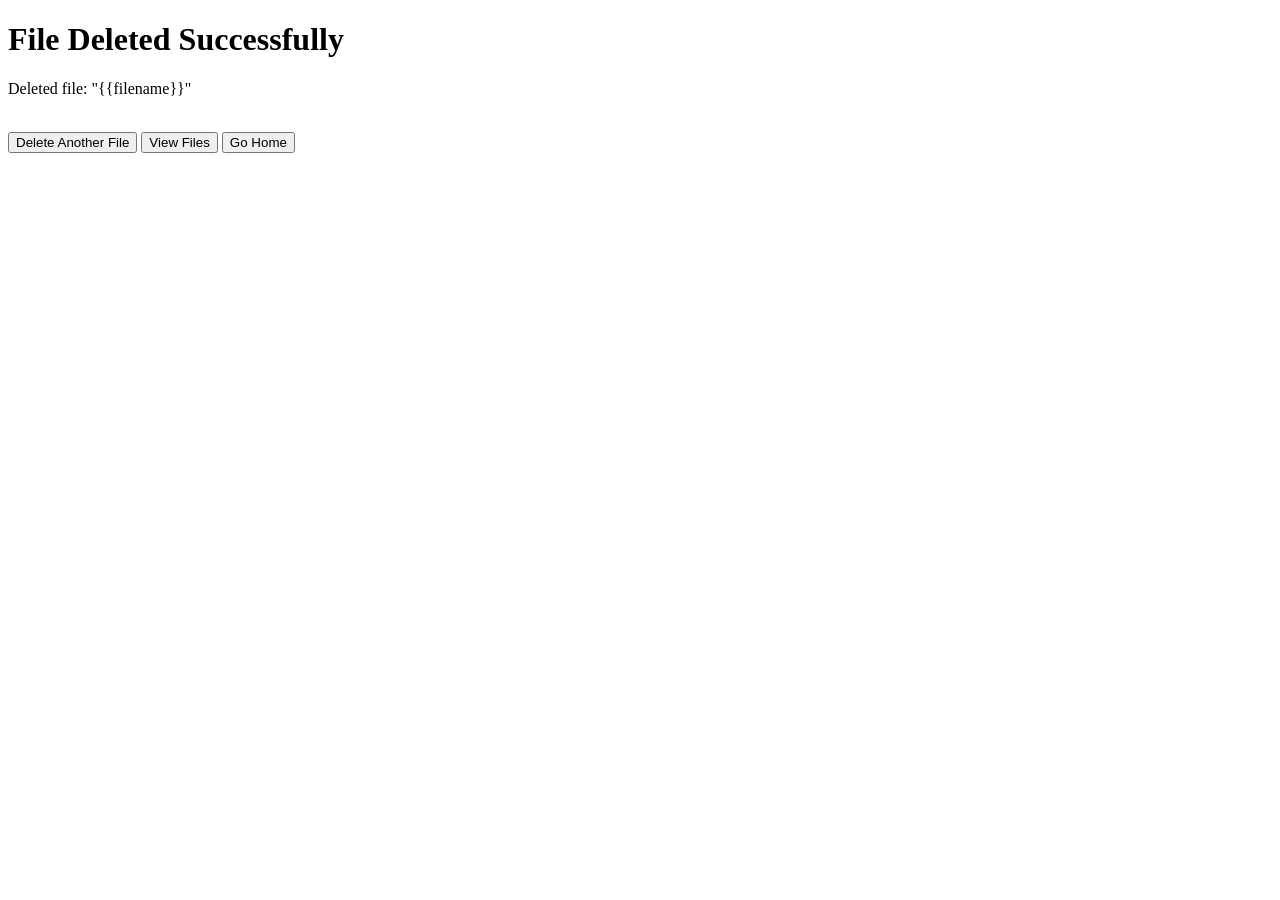
<file: app_templates/delete_success.html>
<!DOCTYPE html>
<html>
<head>
    <meta name="viewport" content="width=device-width, initial-scale=1.0">
    <title>File Deleted Successfully</title>
</head>
<body>
    <h1>File Deleted Successfully</h1>
    <p>Deleted file: "{{filename}}"</p>
    <br>
    <button onclick="window.location.href='/delete-file'">Delete Another File</button>
    <button onclick="window.location.href='/view'">View Files</button>
    <button onclick="window.location.href='/'">Go Home</button>
</body>
</html>
</file>
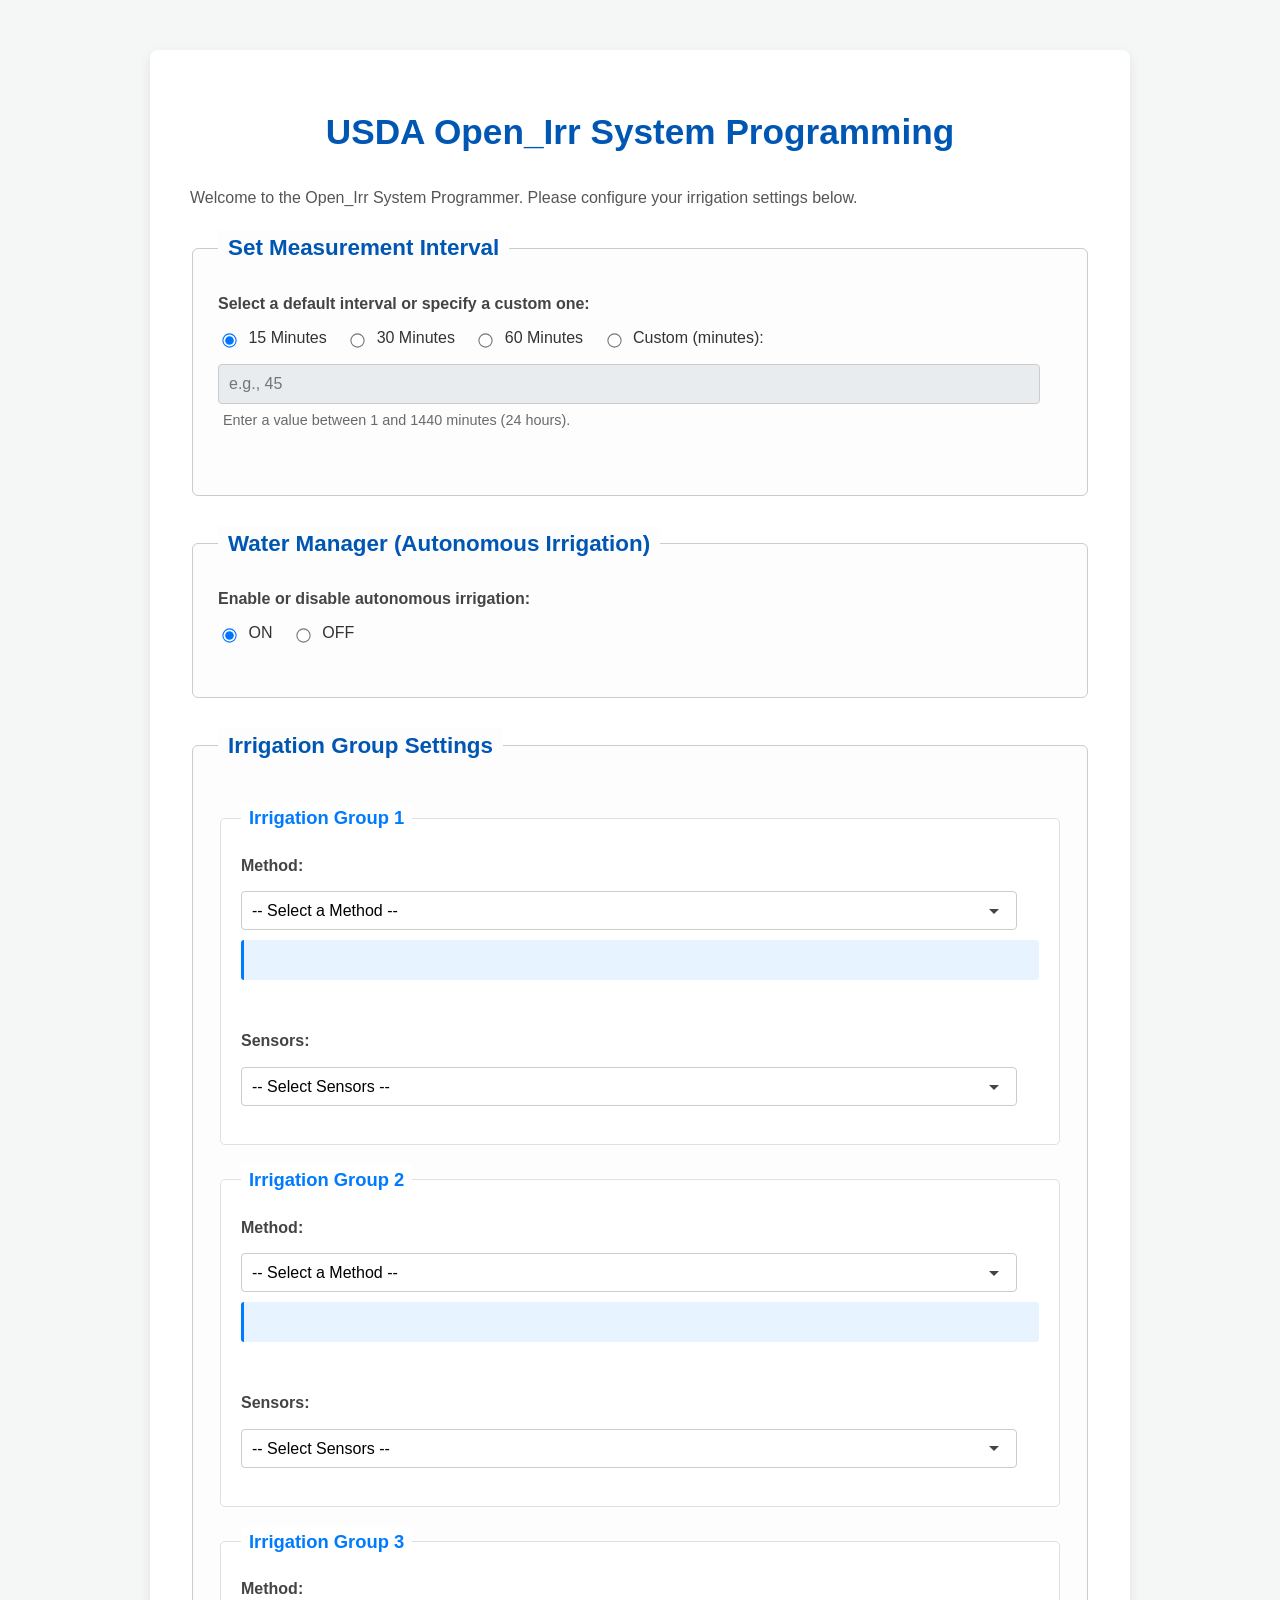
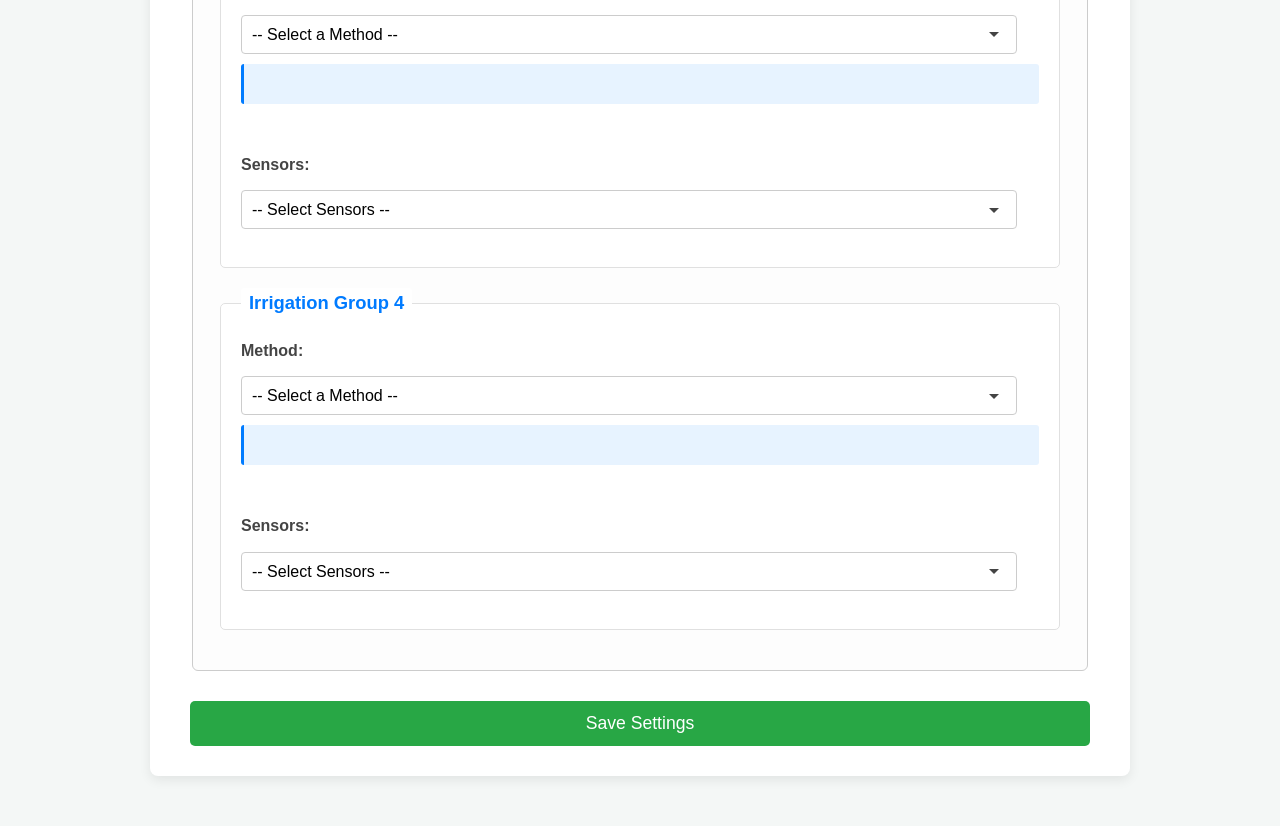
<file: app_templates/options.html>
<!DOCTYPE html>
<html lang="en">
<head>
    <meta charset="UTF-8">
    <meta name="viewport" content="width=device-width, initial-scale=1.0">
    <title>USDA Open_Irr System Programmer</title>
    <link rel="stylesheet" href="style.css">
</head>
<body>
    <div class="container">
        <h1>USDA Open_Irr System Programming</h1>
        <p>Welcome to the Open_Irr System Programmer. Please configure your irrigation settings below.</p>

        <form id="openIrrForm">

            <!-- Section: Set Measurement Interval -->
            <fieldset class="section-fieldset">
                <legend>Set Measurement Interval</legend>
                <div class="form-group">
                    <label>Select a default interval or specify a custom one:</label>
                    <div class="radio-group">
                        <input type="radio" id="interval15" name="measurementInterval" value="15" checked>
                        <label for="interval15">15 Minutes</label>

                        <input type="radio" id="interval30" name="measurementInterval" value="30">
                        <label for="interval30">30 Minutes</label>

                        <input type="radio" id="interval60" name="measurementInterval" value="60">
                        <label for="interval60">60 Minutes</label>

                        <input type="radio" id="intervalCustomRadio" name="measurementInterval" value="custom">
                        <label for="intervalCustomRadio">Custom (minutes):</label>
                        <input type="number" id="intervalCustomInput" name="customInterval" min="1" max="1440" placeholder="e.g., 45" disabled>
                        <p class="hint">Enter a value between 1 and 1440 minutes (24 hours).</p>
                    </div>
                </div>
            </fieldset>

            <!-- Section: Water Manager (Autonomous Irrigation) -->
            <fieldset class="section-fieldset">
                <legend>Water Manager (Autonomous Irrigation)</legend>
                <div class="form-group">
                    <label>Enable or disable autonomous irrigation:</label>
                    <div class="radio-group">
                        <input type="radio" id="waterManagerOn" name="waterManager" value="on" checked>
                        <label for="waterManagerOn">ON</label>

                        <input type="radio" id="waterManagerOff" name="waterManager" value="off">
                        <label for="waterManagerOff">OFF</label>
                    </div>
                </div>
            </fieldset>

            <!-- Section: Irrigation Group Settings -->
            <fieldset class="section-fieldset">
                <legend>Irrigation Group Settings</legend>

                <!-- Irrigation Group 1 -->
                <fieldset class="group-fieldset">
                    <legend>Irrigation Group 1</legend>
                    <div class="form-group">
                        <label for="group1Method">Method:</label>
                        <select id="group1Method" name="group1Method" onchange="updateMethodExplanation(this)">
                            <option value="">-- Select a Method --</option>
                            <option value="thresholdWater" title="Threshold water management is a management strategy that triggers an irrigation event only when soil moisture drops below a pre-defined sensor threshold. This technique focuses on soil dryness and would be fixed based on local soil type. The irrigation event triggered by crossing the threshold is customized.">Threshold Water Management</option>
                            <option value="thresholdMaintenance" title="Threshold maintenance management is a management strategy that attempts to maintain soil moisture at a pre-defined sensor threshold through small but frequent irrigation events. This technique focuses on stabilizing the hydraulic gradient between plants and the local soil.">Threshold Maintenance Management</option>
                            <option value="maximumDepletion" title="Maximum allowable depletion is a management strategy that references a point, expressed as a percentage of plant available water, where a particular plant is known to experience physiological stresses and potential yield losses. Crossing this point results in irrigating to refill the available soil profile. This technique focuses on crop stress manifestation.">Maximum Allowable Depletion</option>
                            <option value="scheduled" title="Standard irrigation scheduling through pre-defined events that recur weekly. A non-recurring event may be added to the schedule by date. All pre-defined events can be canceled.">Scheduled Irrigation</option>
                        </select>
                        <p class="method-explanation" id="group1MethodExplanation"></p>
                    </div>

                    <div class="form-group">
                        <label for="group1Sensors">Sensors:</label>
                        <select id="group1Sensors" name="group1Sensors" onchange="toggleWiredSensors('group1')">
                            <option value="">-- Select Sensors --</option>
                            <option value="wired">Wired Sensors</option>
                            <!-- Other FCC ID sensors would be populated here dynamically or manually -->
                            <!-- Example: <option value="FCC12345">Sensor FCC12345</option> -->
                        </select>
                        <div id="group1WiredSensors" class="wired-sensor-checkboxes hidden">
                            <label>Select Wired Sensors (1-16):</label>
                            <div class="checkbox-grid">
                                <input type="checkbox" id="group1Sensor1" name="group1WiredSensors[]" value="1"><label for="group1Sensor1">1</label>
                                <input type="checkbox" id="group1Sensor2" name="group1WiredSensors[]" value="2"><label for="group1Sensor2">2</label>
                                <input type="checkbox" id="group1Sensor3" name="group1WiredSensors[]" value="3"><label for="group1Sensor3">3</label>
                                <input type="checkbox" id="group1Sensor4" name="group1WiredSensors[]" value="4"><label for="group1Sensor4">4</label>
                                <input type="checkbox" id="group1Sensor5" name="group1WiredSensors[]" value="5"><label for="group1Sensor5">5</label>
                                <input type="checkbox" id="group1Sensor6" name="group1WiredSensors[]" value="6"><label for="group1Sensor6">6</label>
                                <input type="checkbox" id="group1Sensor7" name="group1WiredSensors[]" value="7"><label for="group1Sensor7">7</label>
                                <input type="checkbox" id="group1Sensor8" name="group1WiredSensors[]" value="8"><label for="group1Sensor8">8</label>
                                <input type="checkbox" id="group1Sensor9" name="group1WiredSensors[]" value="9"><label for="group1Sensor9">9</label>
                                <input type="checkbox" id="group1Sensor10" name="group1WiredSensors[]" value="10"><label for="group1Sensor10">10</label>
                                <input type="checkbox" id="group1Sensor11" name="group1WiredSensors[]" value="11"><label for="group1Sensor11">11</label>
                                <input type="checkbox" id="group1Sensor12" name="group1WiredSensors[]" value="12"><label for="group1Sensor12">12</label>
                                <input type="checkbox" id="group1Sensor13" name="group1WiredSensors[]" value="13"><label for="group1Sensor13">13</label>
                                <input type="checkbox" id="group1Sensor14" name="group1WiredSensors[]" value="14"><label for="group1Sensor14">14</label>
                                <input type="checkbox" id="group1Sensor15" name="group1WiredSensors[]" value="15"><label for="group1Sensor15">15</label>
                                <input type="checkbox" id="group1Sensor16" name="group1WiredSensors[]" value="16"><label for="group1Sensor16">16</label>
                            </div>
                        </div>
                    </div>
                </fieldset>

                <!-- Irrigation Group 2 (Repeat structure for groups 2, 3, 4) -->
                <fieldset class="group-fieldset">
                    <legend>Irrigation Group 2</legend>
                    <div class="form-group">
                        <label for="group2Method">Method:</label>
                        <select id="group2Method" name="group2Method" onchange="updateMethodExplanation(this)">
                            <option value="">-- Select a Method --</option>
                            <option value="thresholdWater" title="Threshold water management is a management strategy that triggers an irrigation event only when soil moisture drops below a pre-defined sensor threshold. This technique focuses on soil dryness and would be fixed based on local soil type. The irrigation event triggered by crossing the threshold is customized.">Threshold Water Management</option>
                            <option value="thresholdMaintenance" title="Threshold maintenance management is a management strategy that attempts to maintain soil moisture at a pre-defined sensor threshold through small but frequent irrigation events. This technique focuses on stabilizing the hydraulic gradient between plants and the local soil.">Threshold Maintenance Management</option>
                            <option value="maximumDepletion" title="Maximum allowable depletion is a management strategy that references a point, expressed as a percentage of plant available water, where a particular plant is known to experience physiological stresses and potential yield losses. Crossing this point results in irrigating to refill the available soil profile. This technique focuses on crop stress manifestation.">Maximum Allowable Depletion</option>
                            <option value="scheduled" title="Standard irrigation scheduling through pre-defined events that recur weekly. A non-recurring event may be added to the schedule by date. All pre-defined events can be canceled.">Scheduled Irrigation</option>
                        </select>
                        <p class="method-explanation" id="group2MethodExplanation"></p>
                    </div>
                    <div class="form-group">
                        <label for="group2Sensors">Sensors:</label>
                        <select id="group2Sensors" name="group2Sensors" onchange="toggleWiredSensors('group2')">
                            <option value="">-- Select Sensors --</option>
                            <option value="wired">Wired Sensors</option>
                        </select>
                        <div id="group2WiredSensors" class="wired-sensor-checkboxes hidden">
                            <label>Select Wired Sensors (1-16):</label>
                            <div class="checkbox-grid">
                                <input type="checkbox" id="group2Sensor1" name="group2WiredSensors[]" value="1"><label for="group2Sensor1">1</label>
                                <input type="checkbox" id="group2Sensor2" name="group2WiredSensors[]" value="2"><label for="group2Sensor2">2</label>
                                <input type="checkbox" id="group2Sensor3" name="group2WiredSensors[]" value="3"><label for="group2Sensor3">3</label>
                                <input type="checkbox" id="group2Sensor4" name="group2WiredSensors[]" value="4"><label for="group2Sensor4">4</label>
                                <input type="checkbox" id="group2Sensor5" name="group2WiredSensors[]" value="5"><label for="group2Sensor5">5</label>
                                <input type="checkbox" id="group2Sensor6" name="group2WiredSensors[]" value="6"><label for="group2Sensor6">6</label>
                                <input type="checkbox" id="group2Sensor7" name="group2WiredSensors[]" value="7"><label for="group2Sensor7">7</label>
                                <input type="checkbox" id="group2Sensor8" name="group2WiredSensors[]" value="8"><label for="group2Sensor8">8</label>
                                <input type="checkbox" id="group2Sensor9" name="group2WiredSensors[]" value="9"><label for="group2Sensor9">9</label>
                                <input type="checkbox" id="group2Sensor10" name="group2WiredSensors[]" value="10"><label for="group2Sensor10">10</label>
                                <input type="checkbox" id="group2Sensor11" name="group2WiredSensors[]" value="11"><label for="group2Sensor11">11</label>
                                <input type="checkbox" id="group2Sensor12" name="group2WiredSensors[]" value="12"><label for="group2Sensor12">12</label>
                                <input type="checkbox" id="group2Sensor13" name="group2WiredSensors[]" value="13"><label for="group2Sensor13">13</label>
                                <input type="checkbox" id="group2Sensor14" name="group2WiredSensors[]" value="14"><label for="group2Sensor14">14</label>
                                <input type="checkbox" id="group2Sensor15" name="group2WiredSensors[]" value="15"><label for="group2Sensor15">15</label>
                                <input type="checkbox" id="group2Sensor16" name="group2WiredSensors[]" value="16"><label for="group2Sensor16">16</label>
                            </div>
                        </div>
                    </div>
                </fieldset>

                <!-- Irrigation Group 3 -->
                <fieldset class="group-fieldset">
                    <legend>Irrigation Group 3</legend>
                    <div class="form-group">
                        <label for="group3Method">Method:</label>
                        <select id="group3Method" name="group3Method" onchange="updateMethodExplanation(this)">
                            <option value="">-- Select a Method --</option>
                            <option value="thresholdWater" title="Threshold water management is a management strategy that triggers an irrigation event only when soil moisture drops below a pre-defined sensor threshold. This technique focuses on soil dryness and would be fixed based on local soil type. The irrigation event triggered by crossing the threshold is customized.">Threshold Water Management</option>
                            <option value="thresholdMaintenance" title="Threshold maintenance management is a management strategy that attempts to maintain soil moisture at a pre-defined sensor threshold through small but frequent irrigation events. This technique focuses on stabilizing the hydraulic gradient between plants and the local soil.">Threshold Maintenance Management</option>
                            <option value="maximumDepletion" title="Maximum allowable depletion is a management strategy that references a point, expressed as a percentage of plant available water, where a particular plant is known to experience physiological stresses and potential yield losses. Crossing this point results in irrigating to refill the available soil profile. This technique focuses on crop stress manifestation.">Maximum Allowable Depletion</option>
                            <option value="scheduled" title="Standard irrigation scheduling through pre-defined events that recur weekly. A non-recurring event may be added to the schedule by date. All pre-defined events can be canceled.">Scheduled Irrigation</option>
                        </select>
                        <p class="method-explanation" id="group3MethodExplanation"></p>
                    </div>
                    <div class="form-group">
                        <label for="group3Sensors">Sensors:</label>
                        <select id="group3Sensors" name="group3Sensors" onchange="toggleWiredSensors('group3')">
                            <option value="">-- Select Sensors --</option>
                            <option value="wired">Wired Sensors</option>
                        </select>
                        <div id="group3WiredSensors" class="wired-sensor-checkboxes hidden">
                            <label>Select Wired Sensors (1-16):</label>
                            <div class="checkbox-grid">
                                <input type="checkbox" id="group3Sensor1" name="group3WiredSensors[]" value="1"><label for="group3Sensor1">1</label>
                                <input type="checkbox" id="group3Sensor2" name="group3WiredSensors[]" value="2"><label for="group3Sensor2">2</label>
                                <input type="checkbox" id="group3Sensor3" name="group3WiredSensors[]" value="3"><label for="group3Sensor3">3</label>
                                <input type="checkbox" id="group3Sensor4" name="group3WiredSensors[]" value="4"><label for="group3Sensor4">4</label>
                                <input type="checkbox" id="group3Sensor5" name="group3WiredSensors[]" value="5"><label for="group3Sensor5">5</label>
                                <input type="checkbox" id="group3Sensor6" name="group3WiredSensors[]" value="6"><label for="group3Sensor6">6</label>
                                <input type="checkbox" id="group3Sensor7" name="group3WiredSensors[]" value="7"><label for="group3Sensor7">7</label>
                                <input type="checkbox" id="group3Sensor8" name="group3WiredSensors[]" value="8"><label for="group3Sensor8">8</label>
                                <input type="checkbox" id="group3Sensor9" name="group3WiredSensors[]" value="9"><label for="group3Sensor9">9</label>
                                <input type="checkbox" id="group3Sensor10" name="group3WiredSensors[]" value="10"><label for="group3Sensor10">10</label>
                                <input type="checkbox" id="group3Sensor11" name="group3WiredSensors[]" value="11"><label for="group3Sensor11">11</label>
                                <input type="checkbox" id="group3Sensor12" name="group3WiredSensors[]" value="12"><label for="group3Sensor12">12</label>
                                <input type="checkbox" id="group3Sensor13" name="group3WiredSensors[]" value="13"><label for="group3Sensor13">13</label>
                                <input type="checkbox" id="group3Sensor14" name="group3WiredSensors[]" value="14"><label for="group3Sensor14">14</label>
                                <input type="checkbox" id="group3Sensor15" name="group3WiredSensors[]" value="15"><label for="group3Sensor15">15</label>
                                <input type="checkbox" id="group3Sensor16" name="group3WiredSensors[]" value="16"><label for="group3Sensor16">16</label>
                            </div>
                        </div>
                    </div>
                </fieldset>

                <!-- Irrigation Group 4 -->
                <fieldset class="group-fieldset">
                    <legend>Irrigation Group 4</legend>
                    <div class="form-group">
                        <label for="group4Method">Method:</label>
                        <select id="group4Method" name="group4Method" onchange="updateMethodExplanation(this)">
                            <option value="">-- Select a Method --</option>
                            <option value="thresholdWater" title="Threshold water management is a management strategy that triggers an irrigation event only when soil moisture drops below a pre-defined sensor threshold. This technique focuses on soil dryness and would be fixed based on local soil type. The irrigation event triggered by crossing the threshold is customized.">Threshold Water Management</option>
                            <option value="thresholdMaintenance" title="Threshold maintenance management is a management strategy that attempts to maintain soil moisture at a pre-defined sensor threshold through small but frequent irrigation events. This technique focuses on stabilizing the hydraulic gradient between plants and the local soil.">Threshold Maintenance Management</option>
                            <option value="maximumDepletion" title="Maximum allowable depletion is a management strategy that references a point, expressed as a percentage of plant available water, where a particular plant is known to experience physiological stresses and potential yield losses. Crossing this point results in irrigating to refill the available soil profile. This technique focuses on crop stress manifestation.">Maximum Allowable Depletion</option>
                            <option value="scheduled" title="Standard irrigation scheduling through pre-defined events that recur weekly. A non-recurring event may be added to the schedule by date. All pre-defined events can be canceled.">Scheduled Irrigation</option>
                        </select>
                        <p class="method-explanation" id="group4MethodExplanation"></p>
                    </div>
                    <div class="form-group">
                        <label for="group4Sensors">Sensors:</label>
                        <select id="group4Sensors" name="group4Sensors" onchange="toggleWiredSensors('group4')">
                            <option value="">-- Select Sensors --</option>
                            <option value="wired">Wired Sensors</option>
                        </select>
                        <div id="group4WiredSensors" class="wired-sensor-checkboxes hidden">
                            <label>Select Wired Sensors (1-16):</label>
                            <div class="checkbox-grid">
                                <input type="checkbox" id="group4Sensor1" name="group4WiredSensors[]" value="1"><label for="group4Sensor1">1</label>
                                <input type="checkbox" id="group4Sensor2" name="group4WiredSensors[]" value="2"><label for="group4Sensor2">2</label>
                                <input type="checkbox" id="group4Sensor3" name="group4WiredSensors[]" value="3"><label for="group4Sensor3">3</label>
                                <input type="checkbox" id="group4Sensor4" name="group4WiredSensors[]" value="4"><label for="group4Sensor4">4</label>
                                <input type="checkbox" id="group4Sensor5" name="group4WiredSensors[]" value="5"><label for="group4Sensor5">5</label>
                                <input type="checkbox" id="group4Sensor6" name="group4WiredSensors[]" value="6"><label for="group4Sensor6">6</label>
                                <input type="checkbox" id="group4Sensor7" name="group4WiredSensors[]" value="7"><label for="group4Sensor7">7</label>
                                <input type="checkbox" id="group4Sensor8" name="group4WiredSensors[]" value="8"><label for="group4Sensor8">8</label>
                                <input type="checkbox" id="group4Sensor9" name="group4WiredSensors[]" value="9"><label for="group4Sensor9">9</label>
                                <input type="checkbox" id="group4Sensor10" name="group4WiredSensors[]" value="10"><label for="group4Sensor10">10</label>
                                <input type="checkbox" id="group4Sensor11" name="group4WiredSensors[]" value="11"><label for="group4Sensor11">11</label>
                                <input type="checkbox" id="group4Sensor12" name="group4WiredSensors[]" value="12"><label for="group4Sensor12">12</label>
                                <input type="checkbox" id="group4Sensor13" name="group4WiredSensors[]" value="13"><label for="group4Sensor13">13</label>
                                <input type="checkbox" id="group4Sensor14" name="group4WiredSensors[]" value="14"><label for="group4Sensor14">14</label>
                                <input type="checkbox" id="group4Sensor15" name="group4WiredSensors[]" value="15"><label for="group4Sensor15">15</label>
                                <input type="checkbox" id="group4Sensor16" name="group4WiredSensors[]" value="16"><label for="group4Sensor16">16</label>
                            </div>
                        </div>
                    </div>
                </fieldset>

            </fieldset>

            <button type="submit">Save Settings</button>
        </form>
    </div>

    <script>
        // JavaScript for dynamic functionality

        // 1. Custom Measurement Interval
        const intervalRadios = document.querySelectorAll('input[name="measurementInterval"]');
        const customIntervalInput = document.getElementById('intervalCustomInput');

        intervalRadios.forEach(radio => {
            radio.addEventListener('change', function() {
                if (this.value === 'custom') {
                    customIntervalInput.disabled = false;
                    customIntervalInput.focus();
                } else {
                    customIntervalInput.disabled = true;
                    customIntervalInput.value = ''; // Clear custom value if not selected
                }
            });
        });

        // 2. Method Explanation Display
        function updateMethodExplanation(selectElement) {
            const selectedOption = selectElement.options[selectElement.selectedIndex];
            const explanationParagraphId = selectElement.id + 'Explanation';
            const explanationParagraph = document.getElementById(explanationParagraphId);

            if (selectedOption && selectedOption.title) {
                explanationParagraph.textContent = selectedOption.title;
            } else {
                explanationParagraph.textContent = '';
            }
        }

        // Initialize explanations on page load in case of pre-selected options
        document.addEventListener('DOMContentLoaded', () => {
            document.querySelectorAll('select[name$="Method"]').forEach(select => {
                updateMethodExplanation(select);
            });
        });


        // 3. Toggle Wired Sensors Checkboxes
        function toggleWiredSensors(groupId) {
            const sensorSelect = document.getElementById(`${groupId}Sensors`);
            const wiredSensorsDiv = document.getElementById(`${groupId}WiredSensors`);

            if (sensorSelect.value === 'wired') {
                wiredSensorsDiv.classList.remove('hidden');
            } else {
                wiredSensorsDiv.classList.add('hidden');
                // Optional: Uncheck all wired sensors if they are hidden
                wiredSensorsDiv.querySelectorAll('input[type="checkbox"]').forEach(checkbox => {
                    checkbox.checked = false;
                });
            }
        }

        // Initialize wired sensors visibility on page load
        document.addEventListener('DOMContentLoaded', () => {
            toggleWiredSensors('group1');
            toggleWiredSensors('group2');
            toggleWiredSensors('group3');
            toggleWiredSensors('group4');
        });

        // Basic form submission handler (for demonstration)
        document.getElementById('openIrrForm').addEventListener('submit', function(event) {
            event.preventDefault(); // Prevent default form submission
            alert('Form submitted! (In a real application, data would be sent to a server.)');
            // Here you would typically collect form data and send it via AJAX or a full form submit
            // Example of collecting data:
            // const formData = new FormData(this);
            // for (let [key, value] of formData.entries()) {
            //     console.log(`${key}: ${value}`);
            // }
        });
    </script>
</body>
</html>
</file>
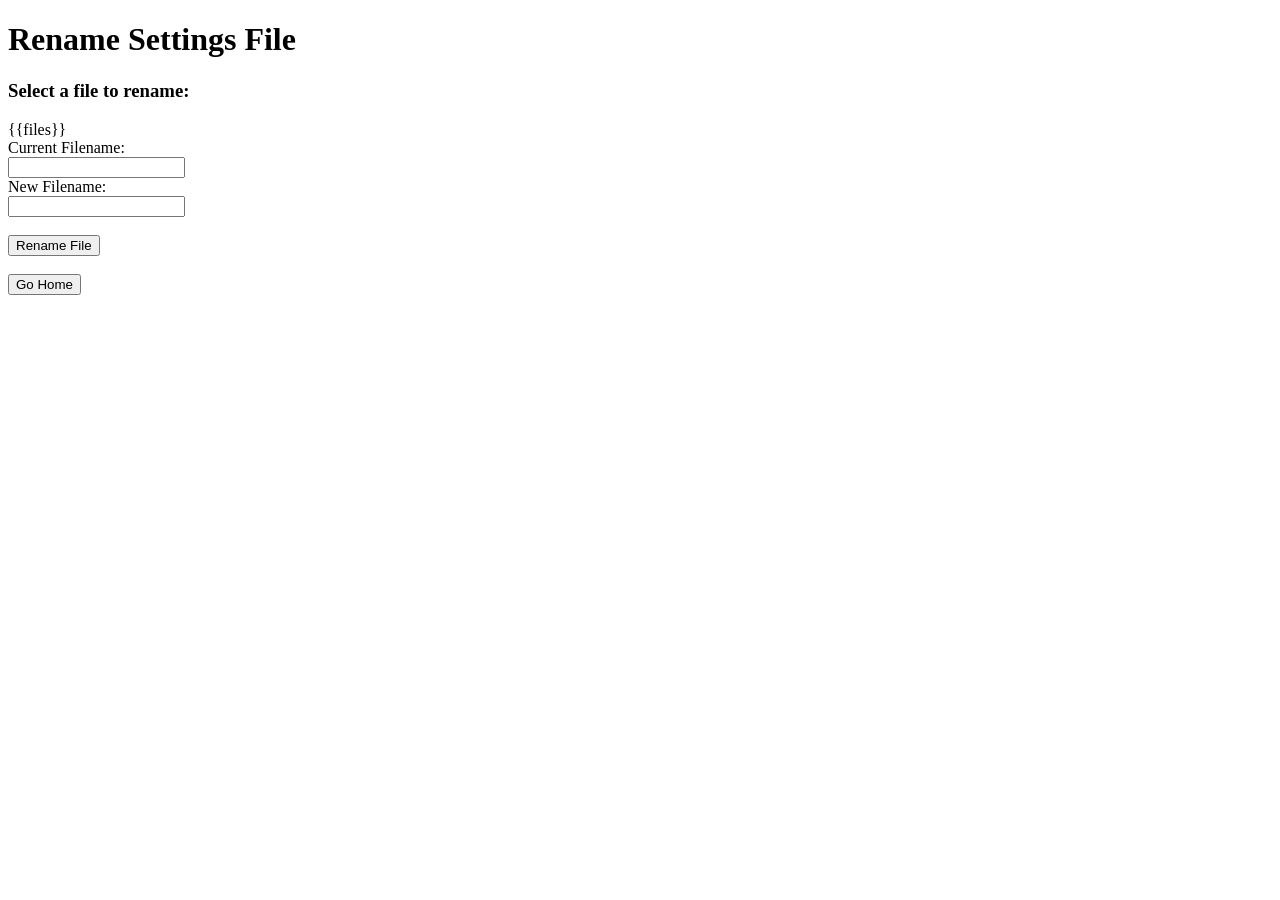
<file: app_templates/rename_file.html>
<!DOCTYPE html>
<html>
<head>
    <meta name="viewport" content="width=device-width, initial-scale=1.0">
    <title>Rename Settings File</title>
</head>
<body>
    <h1>Rename Settings File</h1>
    <div class="file-list">
        <h3>Select a file to rename:</h3>
        {{files}}
    </div>
    
    <form action="/rename-file" method="POST">
        <label for="old_name">Current Filename:</label><br>
        <input type="text" id="old_name" name="old_name" required><br>
        
        <label for="new_name">New Filename:</label><br>
        <input type="text" id="new_name" name="new_name" required><br><br>
        
        <button type="submit">Rename File</button>
    </form>
    
    <br>
    <button onclick="window.location.href='/'">Go Home</button>
    
    <script>
        // Make file items clickable to populate the form
        document.querySelectorAll('.file-item').forEach(item => {
            item.addEventListener('click', function() {
                document.getElementById('old_name').value = this.textContent.trim();
                document.getElementById('new_name').value = this.textContent.trim();
            });
        });
    </script>
</body>
</html>
</file>
<file: app_templates/style.css>
body {
    font-family: 'Segoe UI', Tahoma, Geneva, Verdana, sans-serif;
    line-height: 1.6;
    margin: 0;
    padding: 20px;
    background-color: #f4f7f6;
    color: #333;
}

.container {
    max-width: 900px;
    margin: 30px auto;
    background-color: #ffffff;
    padding: 30px 40px;
    border-radius: 8px;
    box-shadow: 0 4px 12px rgba(0, 0, 0, 0.08);
}

h1 {
    color: #0056b3; /* USDA blue-ish tone */
    text-align: center;
    margin-bottom: 25px;
    font-size: 2.2em;
}

p {
    margin-bottom: 20px;
    color: #555;
}

.section-fieldset {
    border: 1px solid #ccc;
    border-radius: 6px;
    padding: 20px 25px;
    margin-bottom: 30px;
    background-color: #fdfdfd;
}

.section-fieldset legend {
    font-size: 1.4em;
    font-weight: bold;
    color: #0056b3;
    padding: 0 10px;
    background-color: #fdfdfd;
    border-radius: 4px;
}

.group-fieldset {
    border: 1px solid #e0e0e0;
    border-radius: 5px;
    padding: 15px 20px;
    margin-top: 20px;
    margin-bottom: 20px;
    background-color: #ffffff;
}

.group-fieldset legend {
    font-size: 1.15em;
    font-weight: bold;
    color: #007bff; /* A slightly lighter blue for sub-sections */
    padding: 0 8px;
    background-color: #ffffff;
    border-radius: 3px;
}

.form-group {
    margin-bottom: 18px;
    padding: 5px 0;
}

label {
    display: block;
    margin-bottom: 8px;
    font-weight: 600;
    color: #444;
}

input[type="radio"],
input[type="checkbox"] {
    margin-right: 8px;
    vertical-align: middle;
    transform: scale(1.1); /* Slightly larger checkboxes/radios */
}

.radio-group label,
.checkbox-grid label {
    display: inline-block; /* Keep labels next to their inputs */
    margin-right: 15px;
    font-weight: normal;
    color: #333;
}

input[type="text"],
input[type="number"],
select {
    width: calc(100% - 22px); /* Account for padding and border */
    padding: 10px;
    border: 1px solid #ccc;
    border-radius: 4px;
    font-size: 1em;
    box-sizing: border-box; /* Include padding and border in the element's total width and height */
    margin-top: 5px;
    background-color: #fff;
}

input[type="number"]:disabled {
    background-color: #e9ecef;
    cursor: not-allowed;
}

select {
    appearance: none; /* Remove default arrow on select */
    -webkit-appearance: none;
    background-image: url('data:image/svg+xml;utf8,<svg fill="%23444" height="24" viewBox="0 0 24 24" width="24" xmlns="http://www.w3.org/2000/svg"><path d="M7 10l5 5 5-5z"/><path d="M0 0h24v24H0z" fill="none"/></svg>');
    background-repeat: no-repeat;
    background-position: right 10px center;
    padding-right: 30px;
}

.hint {
    font-size: 0.9em;
    color: #6a6a6a;
    margin-top: 5px;
    margin-left: 5px;
}

.method-explanation {
    font-size: 0.9em;
    color: #007bff;
    background-color: #e7f3ff;
    border-left: 3px solid #007bff;
    padding: 10px 15px;
    margin-top: 10px;
    border-radius: 3px;
    min-height: 20px; /* Ensure space even if empty */
}

.wired-sensor-checkboxes {
    margin-top: 15px;
    padding: 10px 15px;
    border: 1px dashed #a0d8ff;
    background-color: #f0f8ff;
    border-radius: 4px;
}

.checkbox-grid {
    display: grid;
    grid-template-columns: repeat(auto-fit, minmax(60px, 1fr));
    gap: 8px 10px;
    margin-top: 10px;
}

.checkbox-grid input[type="checkbox"] + label {
    margin-right: 0; /* Override default margin for grid */
}


.hidden {
    display: none;
}

button[type="submit"] {
    display: block;
    width: 100%;
    padding: 12px 20px;
    background-color: #28a745; /* Green for save action */
    color: white;
    border: none;
    border-radius: 5px;
    font-size: 1.1em;
    cursor: pointer;
    margin-top: 30px;
    transition: background-color 0.3s ease;
}

button[type="submit"]:hover {
    background-color: #218838;
}

/* Responsive adjustments */
@media (max-width: 768px) {
    .container {
        margin: 20px;
        padding: 25px;
    }
    .section-fieldset {
        padding: 15px;
    }
    .group-fieldset {
        padding: 10px;
    }
    h1 {
        font-size: 1.8em;
    }
}

@media (max-width: 480px) {
    .container {
        padding: 15px;
    }
    .checkbox-grid {
        grid-template-columns: repeat(auto-fit, minmax(45px, 1fr));
    }
    .radio-group label {
        margin-right: 10px;
    }
}
</file>
